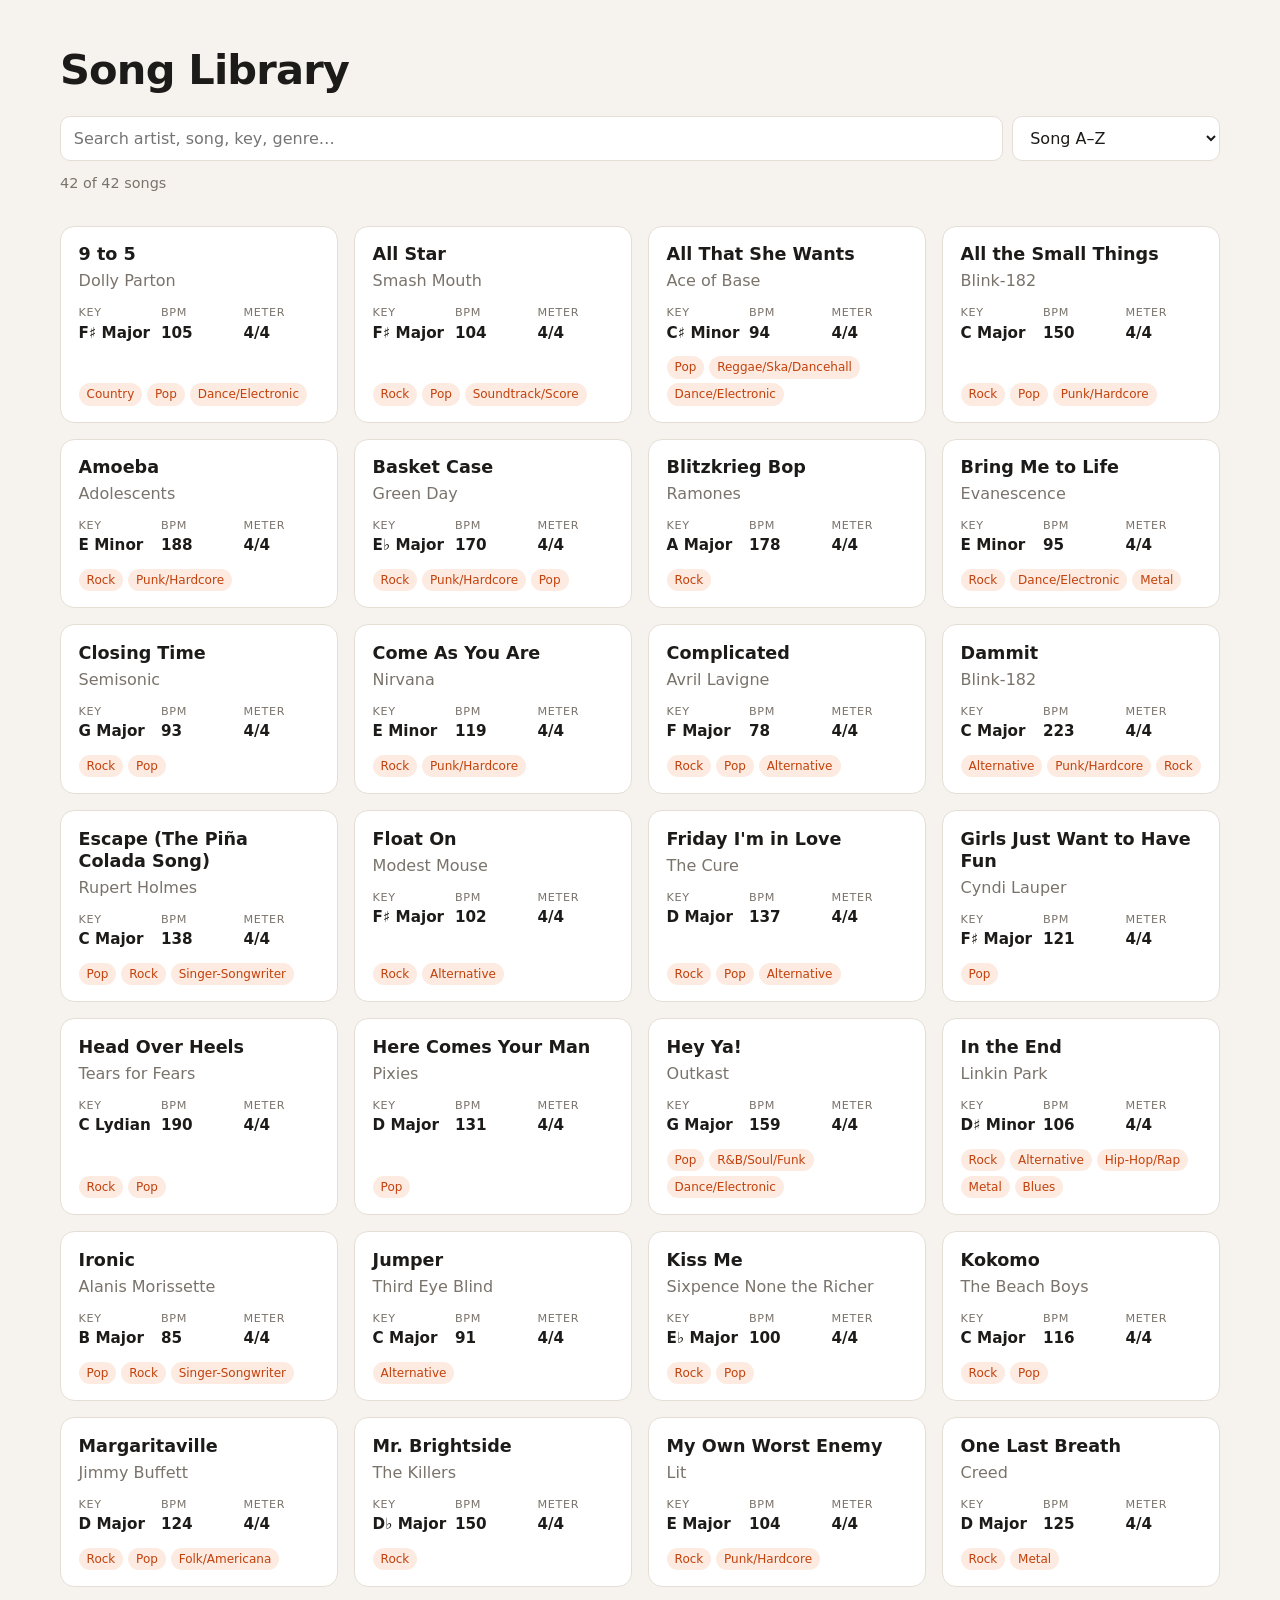
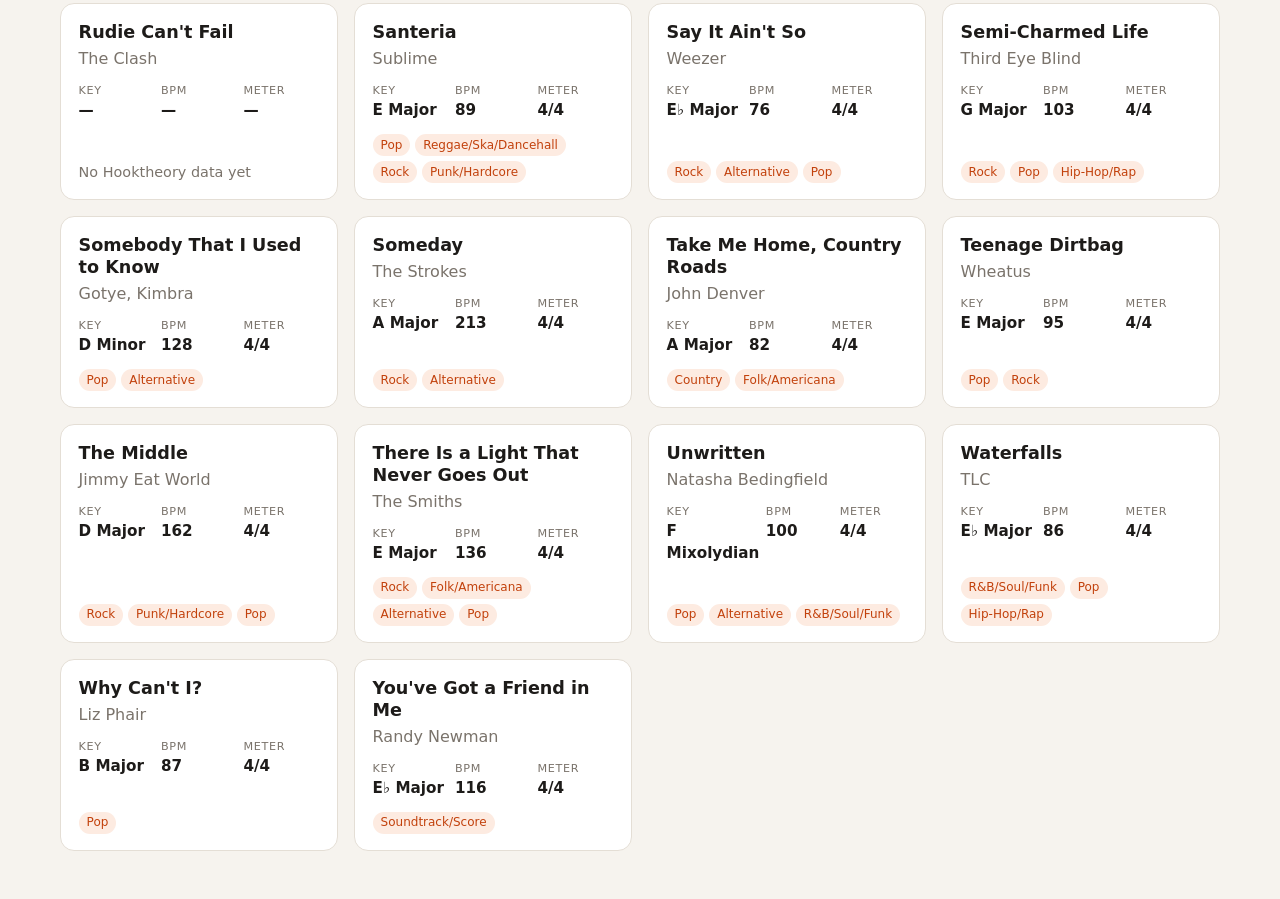
<file: index.html>
<!DOCTYPE html>
<html lang="en">
<head>
  <meta charset="UTF-8">
  <meta name="viewport" content="width=device-width, initial-scale=1.0">
  <title>Song Library</title>
  <link rel="manifest" href="manifest.webmanifest">
  <meta name="theme-color" content="#c2410c">
  <link rel="apple-touch-icon" href="icons/apple-touch-icon.png">
  <meta name="apple-mobile-web-app-capable" content="yes">
  <meta name="mobile-web-app-capable" content="yes">
  <meta name="apple-mobile-web-app-title" content="Songs">
  <link rel="stylesheet" href="style.css">
</head>
<body>
  <header class="site-header">
    <h1>Song Library</h1>
    <div class="controls">
      <input id="search" type="search" placeholder="Search artist, song, key, genre…" aria-label="Search songs">
      <select id="sort" aria-label="Sort songs">
        <option value="song" selected>Song A–Z</option>
        <option value="list">Spreadsheet order</option>
        <option value="artist">Artist A–Z</option>
        <option value="tempo">Tempo (slow → fast)</option>
        <option value="key">Key</option>
      </select>
    </div>
    <p id="count" class="count"></p>
  </header>

  <main id="grid" class="grid" aria-live="polite"></main>

  <script src="app.js"></script>
  <script>
    (async () => {
      const grid = document.getElementById('grid');
      const search = document.getElementById('search');
      const sort = document.getElementById('sort');
      const count = document.getElementById('count');
      let songs;
      try { songs = await loadSongs(); }
      catch (e) { grid.innerHTML = `<p class="error">${esc(e.message)}</p>`; return; }

      function render() {
        const q = search.value.trim().toLowerCase();
        let list = songs.filter(s =>
          [s.Artist, s.Song, s.Key, s.Genre, s.Tempo].join(' ').toLowerCase().includes(q));
        const by = sort.value;
        if (by === 'song' || by === 'artist' || by === 'key') {
          const f = { song: 'Song', artist: 'Artist', key: 'Key' }[by];
          list = [...list].sort((a, b) => (a[f] || '~').localeCompare(b[f] || '~'));
        } else if (by === 'tempo') {
          list = [...list].sort((a, b) => (+a.Tempo || 1e9) - (+b.Tempo || 1e9));
        }
        count.textContent = `${list.length} of ${songs.length} songs`;
        grid.innerHTML = list.map(s => `
          <a class="card" href="song.html?id=${encodeURIComponent(s.id)}">
            <h2>${esc(s.Song)}</h2>
            <p class="artist">${esc(s.Artist)}</p>
            <ul class="meta">
              <li><span>Key</span>${esc(firstKey(s.Key)) || '—'}</li>
              <li><span>BPM</span>${esc(s.Tempo) || '—'}</li>
              <li><span>Meter</span>${esc(s.Meter) || '—'}</li>
            </ul>
            ${s.Genre ? `<p class="genres">${genreTags(s.Genre)}</p>` : '<p class="genres muted">No Hooktheory data yet</p>'}
          </a>`).join('') || '<p class="muted">No songs match.</p>';
      }
      search.addEventListener('input', render);
      sort.addEventListener('change', render);
      render();
    })();
  </script>
  <script>
    if ('serviceWorker' in navigator) navigator.serviceWorker.register('sw.js');
  </script>
</body>
</html>
</file>
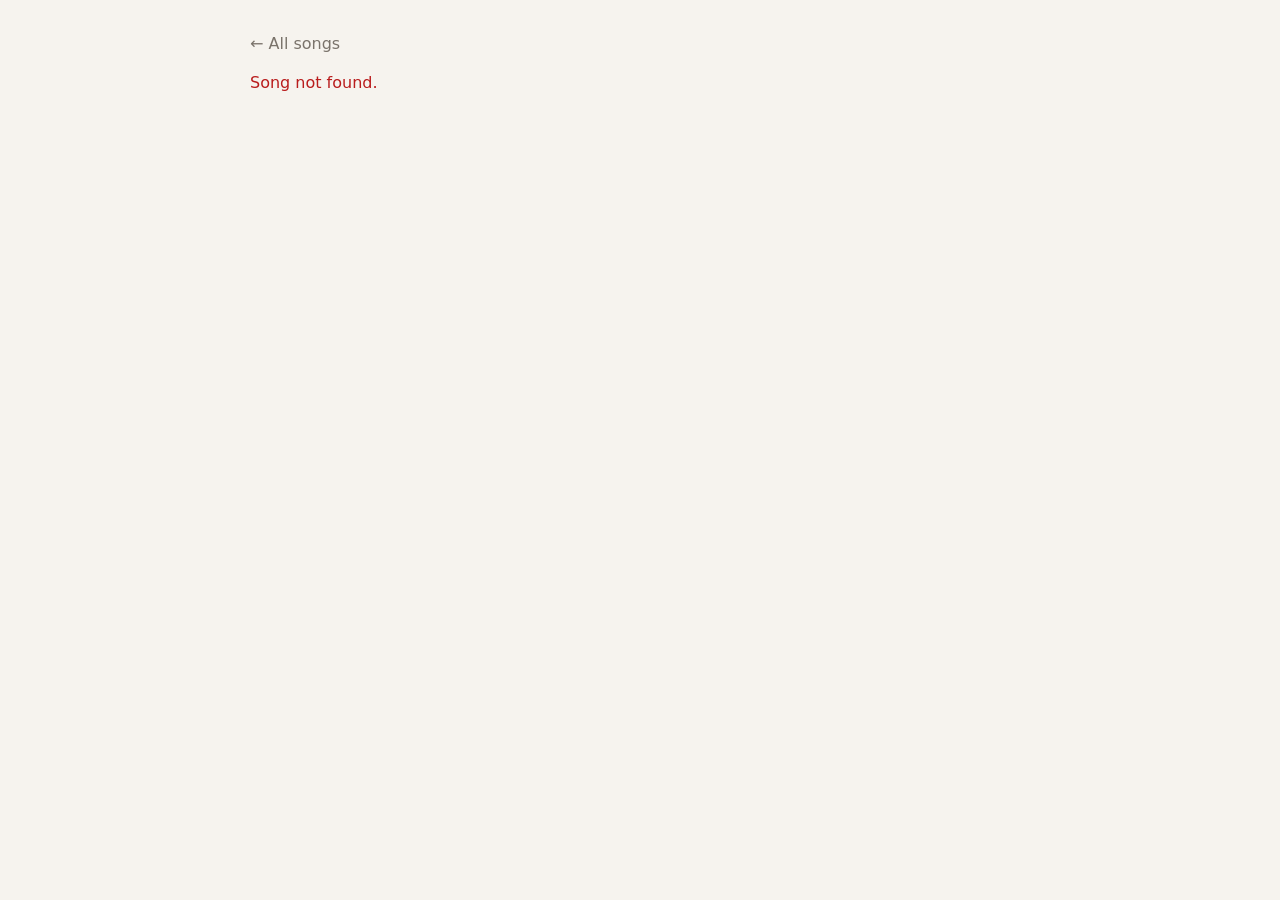
<file: song.html>
<!DOCTYPE html>
<html lang="en">
<head>
  <meta charset="UTF-8">
  <meta name="viewport" content="width=device-width, initial-scale=1.0">
  <title>Song</title>
  <link rel="manifest" href="manifest.webmanifest">
  <meta name="theme-color" content="#c2410c">
  <link rel="apple-touch-icon" href="icons/apple-touch-icon.png">
  <meta name="apple-mobile-web-app-capable" content="yes">
  <meta name="mobile-web-app-capable" content="yes">
  <meta name="apple-mobile-web-app-title" content="Songs">
  <link rel="stylesheet" href="style.css">
</head>
<body>
  <main id="page" class="song-page">
    <a class="back" href="index.html">&larr; All songs</a>
  </main>

  <script src="app.js"></script>
  <script>
    (async () => {
      const page = document.getElementById('page');
      const id = new URLSearchParams(location.search).get('id');
      let songs;
      try { songs = (await loadSongs()).sort((a, b) => a.Song.localeCompare(b.Song)); }
      catch (e) { page.insertAdjacentHTML('beforeend', `<p class="error">${esc(e.message)}</p>`); return; }

      const i = songs.findIndex(s => s.id === id);
      const s = songs[i];
      if (!s) { page.insertAdjacentHTML('beforeend', '<p class="error">Song not found.</p>'); return; }
      document.title = `${s.Song} – ${s.Artist}`;

      const empty = '<p class="muted">Not added yet.</p>';
      const split = v => (v || '').split(';').map(x => x.trim()).filter(Boolean);

      const structure = split(s.Structure);
      const chords = split(s.Chords);
      const sheets = split(s['Sheet Music']);
      const prev = songs[(i - 1 + songs.length) % songs.length];
      const next = songs[(i + 1) % songs.length];

      page.insertAdjacentHTML('beforeend', `
        <header class="song-header">
          <h1>${esc(s.Song)}</h1>
          <p class="artist">${esc(s.Artist)}</p>
        </header>

        <section class="stats">
          <div class="stat"><span>Key</span><strong>${esc(s.Key) || '—'}</strong></div>
          <div class="stat"><span>Tempo</span><strong>${s.Tempo ? esc(s.Tempo) + ' BPM' : '—'}</strong></div>
          <div class="stat"><span>Meter</span><strong>${esc(s.Meter) || '—'}</strong></div>
          <div class="stat wide"><span>Genre</span><strong>${s.Genre ? genreTags(s.Genre) : '—'}</strong></div>
        </section>

        ${s.Hooktheory
          ? `<a class="button" href="${esc(s.Hooktheory)}" target="_blank" rel="noopener">View on Hooktheory &rarr;</a>`
          : '<p class="muted">No Hooktheory page found for this song.</p>'}

        <section class="block">
          <h2>Song Structure</h2>
          ${structure.length ? `<ol class="structure">${structure.map(x => `<li>${esc(x)}</li>`).join('')}</ol>` : empty}
        </section>

        <section class="block">
          <h2>Chord Changes</h2>
          ${chords.length ? `<dl class="chords">${chords.map(line => {
              const [label, ...rest] = line.split(':');
              return rest.length
                ? `<dt>${esc(label.trim())}</dt><dd>${esc(rest.join(':').trim())}</dd>`
                : `<dd>${esc(line)}</dd>`;
            }).join('')}</dl>` : empty}
        </section>

        <section class="block">
          <h2>Sheet Music</h2>
          ${sheets.length ? `<div class="sheets">${sheets.map(src =>
              `<figure><img src="${esc(src)}" alt="Sheet music snippet for ${esc(s.Song)}" loading="lazy"></figure>`).join('')}</div>` : empty}
        </section>

        <nav class="pager">
          <a href="song.html?id=${encodeURIComponent(prev.id)}">&larr; ${esc(prev.Song)}</a>
          <a href="song.html?id=${encodeURIComponent(next.id)}">${esc(next.Song)} &rarr;</a>
        </nav>`);
    })();
  </script>
  <script>
    if ('serviceWorker' in navigator) navigator.serviceWorker.register('sw.js');
  </script>
</body>
</html>
</file>
<file: style.css>
:root {
  --bg: #f6f3ee;
  --card: #ffffff;
  --ink: #1d1b19;
  --muted: #7a736b;
  --line: #e4ded5;
  --accent: #c2410c;
  --accent-soft: #fdebe1;
  --radius: 14px;
  font-family: system-ui, -apple-system, "Segoe UI", Roboto, sans-serif;
}
@media (prefers-color-scheme: dark) {
  :root {
    --bg: #161514; --card: #201f1d; --ink: #f1ede7; --muted: #a39b91;
    --line: #34312d; --accent: #fb8a4c; --accent-soft: #3a2519;
  }
}
* { box-sizing: border-box; }
body { margin: 0; background: var(--bg); color: var(--ink); line-height: 1.45; }
a { color: inherit; }

/* ---------- Index ---------- */
.site-header { max-width: 1200px; margin: 0 auto; padding: 2.5rem 1.25rem 1rem; }
.site-header h1 { margin: 0 0 1rem; font-size: clamp(1.8rem, 4vw, 2.6rem); letter-spacing: -0.02em; }
.controls { display: flex; gap: .6rem; flex-wrap: wrap; }
.controls input, .controls select {
  font: inherit; padding: .6rem .8rem; border: 1px solid var(--line);
  border-radius: 10px; background: var(--card); color: var(--ink);
}
.controls input { flex: 1 1 260px; }
.count { color: var(--muted); font-size: .9rem; margin: .75rem 0 0; }

.grid {
  max-width: 1200px; margin: 0 auto; padding: 1rem 1.25rem 3rem;
  display: grid; gap: 1rem; grid-template-columns: repeat(auto-fill, minmax(240px, 1fr));
}
.card {
  display: flex; flex-direction: column; text-decoration: none;
  background: var(--card); border: 1px solid var(--line); border-radius: var(--radius);
  padding: 1.1rem 1.1rem 1rem; transition: transform .15s, box-shadow .15s, border-color .15s;
}
.card:hover, .card:focus-visible {
  transform: translateY(-3px); border-color: var(--accent);
  box-shadow: 0 8px 24px rgba(0,0,0,.08); outline: none;
}
.card h2 { margin: 0; font-size: 1.1rem; line-height: 1.25; }
.artist { margin: .2rem 0 .8rem; color: var(--muted); }
.meta { list-style: none; padding: 0; margin: 0 0 .8rem; display: grid; grid-template-columns: repeat(3, 1fr); gap: .4rem; }
.meta li { font-weight: 600; font-size: .95rem; }
.meta span { display: block; font-weight: 500; font-size: .7rem; text-transform: uppercase; letter-spacing: .06em; color: var(--muted); }
.genres { margin: auto 0 0; display: flex; flex-wrap: wrap; gap: .3rem; }
.tag {
  display: inline-block; font-size: .75rem; padding: .15rem .5rem; border-radius: 999px;
  background: var(--accent-soft); color: var(--accent); font-weight: 500;
}
.muted { color: var(--muted); font-size: .9rem; }
.error { color: #b91c1c; }

/* ---------- Song page ---------- */
.song-page { max-width: 820px; margin: 0 auto; padding: 2rem 1.25rem 4rem; }
.back { text-decoration: none; color: var(--muted); }
.back:hover { color: var(--accent); }
.song-header h1 { margin: 1rem 0 0; font-size: clamp(2rem, 5vw, 3rem); letter-spacing: -0.02em; line-height: 1.1; }
.song-header .artist { font-size: 1.2rem; margin-bottom: 1.5rem; }

.stats { display: grid; grid-template-columns: repeat(3, 1fr); gap: .75rem; margin-bottom: 1.25rem; }
.stat { background: var(--card); border: 1px solid var(--line); border-radius: var(--radius); padding: .9rem 1rem; }
.stat.wide { grid-column: 1 / -1; }
.stat > span { display: block; font-size: .72rem; text-transform: uppercase; letter-spacing: .06em; color: var(--muted); margin-bottom: .25rem; }
.stat strong { font-size: 1.15rem; display: flex; flex-wrap: wrap; gap: .3rem; }
.stat .tag { font-size: .85rem; }
@media (max-width: 520px) { .stats { grid-template-columns: 1fr 1fr; } .stat:nth-child(3) { grid-column: 1 / -1; } }

.button {
  display: inline-block; text-decoration: none; background: var(--accent); color: #fff;
  padding: .65rem 1.1rem; border-radius: 10px; font-weight: 600;
}
.button:hover { filter: brightness(1.08); }

.block { margin-top: 2rem; padding-top: 1.25rem; border-top: 1px solid var(--line); }
.block h2 { font-size: 1.15rem; margin: 0 0 .75rem; }
.structure { display: flex; flex-wrap: wrap; gap: .4rem; list-style: none; padding: 0; margin: 0; counter-reset: s; }
.structure li { background: var(--card); border: 1px solid var(--line); border-radius: 8px; padding: .35rem .7rem; }
.chords { display: grid; grid-template-columns: max-content 1fr; gap: .4rem 1rem; margin: 0; }
.chords dt { font-weight: 600; }
.chords dd { margin: 0; font-family: ui-monospace, Menlo, Consolas, monospace; grid-column: 2; }
.sheets { display: grid; gap: 1rem; }
.sheets figure { margin: 0; background: #fff; border: 1px solid var(--line); border-radius: var(--radius); padding: .5rem; }
.sheets img { width: 100%; height: auto; display: block; }

.pager { display: flex; justify-content: space-between; gap: 1rem; margin-top: 3rem; }
.pager a { text-decoration: none; color: var(--muted); }
.pager a:hover { color: var(--accent); }
</file>
